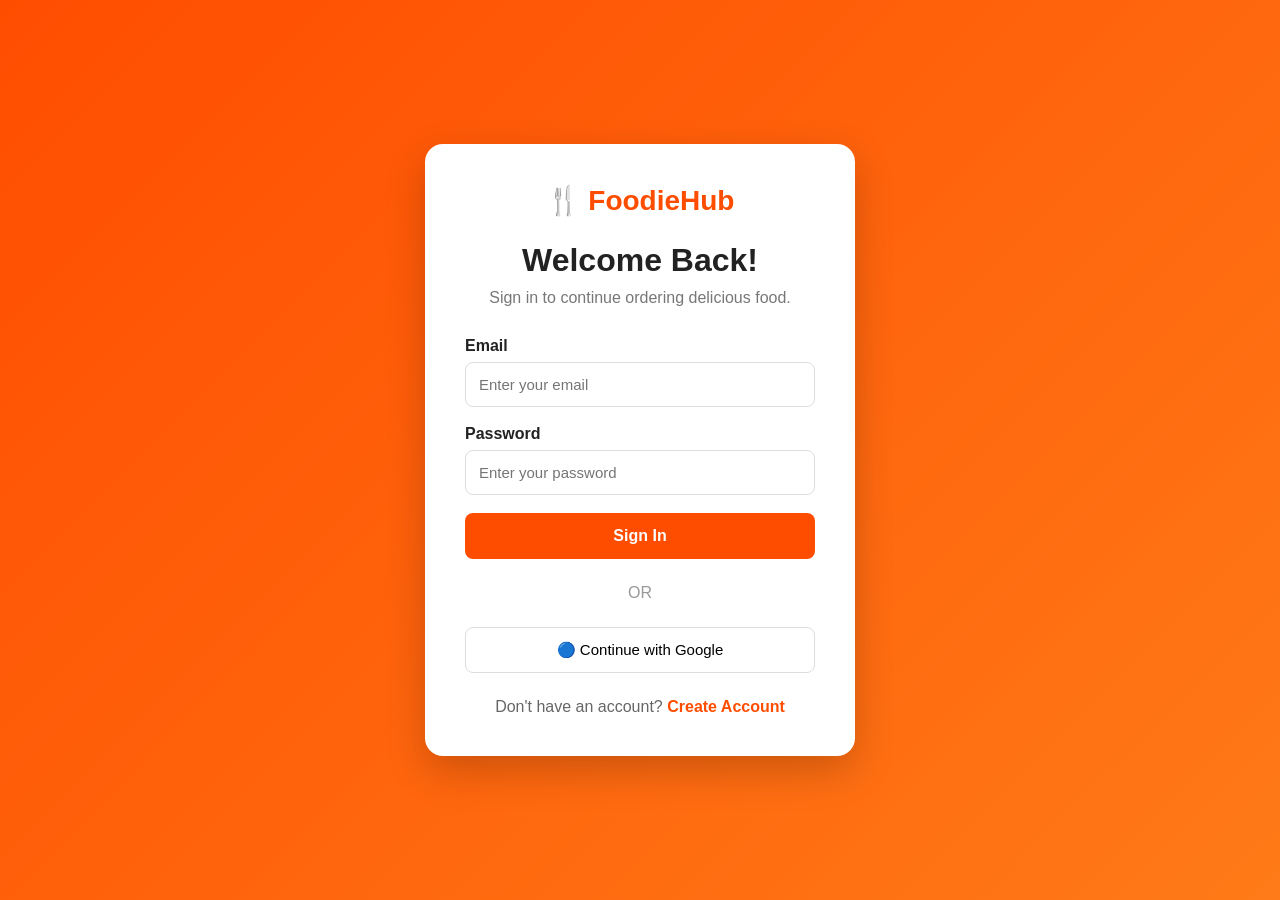
<file: index2.html>
<!DOCTYPE html>
<html lang="en">
<head>
    <meta charset="UTF-8">
    <meta name="viewport" content="width=device-width, initial-scale=1.0">

    <title>FoodieHub - Sign In</title>

    <link rel="stylesheet" href="style.css">
</head>

<body class="auth-page">

    <div class="auth-container">

        <div class="auth-logo">
            🍴 FoodieHub
        </div>

        <h1>Welcome Back!</h1>

        <p class="auth-subtitle">
            Sign in to continue ordering delicious food.
        </p>

        <form id="loginForm">

            <label>Email</label>

            <input
                type="email"
                id="loginEmail"
                placeholder="Enter your email"
                required
            >

            <label>Password</label>

            <input
                type="password"
                id="loginPassword"
                placeholder="Enter your password"
                required
            >

            <button type="submit" class="auth-btn">
                Sign In
            </button>

        </form>

        <p id="loginMessage" class="auth-message"></p>

        <div class="divider">
            OR
        </div>

        <button
            class="google-btn"
            onclick="demoGoogleLogin()"
        >
            🔵 Continue with Google
        </button>

        <p class="switch-auth">
            Don't have an account?
            <a href="signup.html">Create Account</a>
        </p>

    </div>

    <script src="script.js"></script>

</body>
</html>
</file>
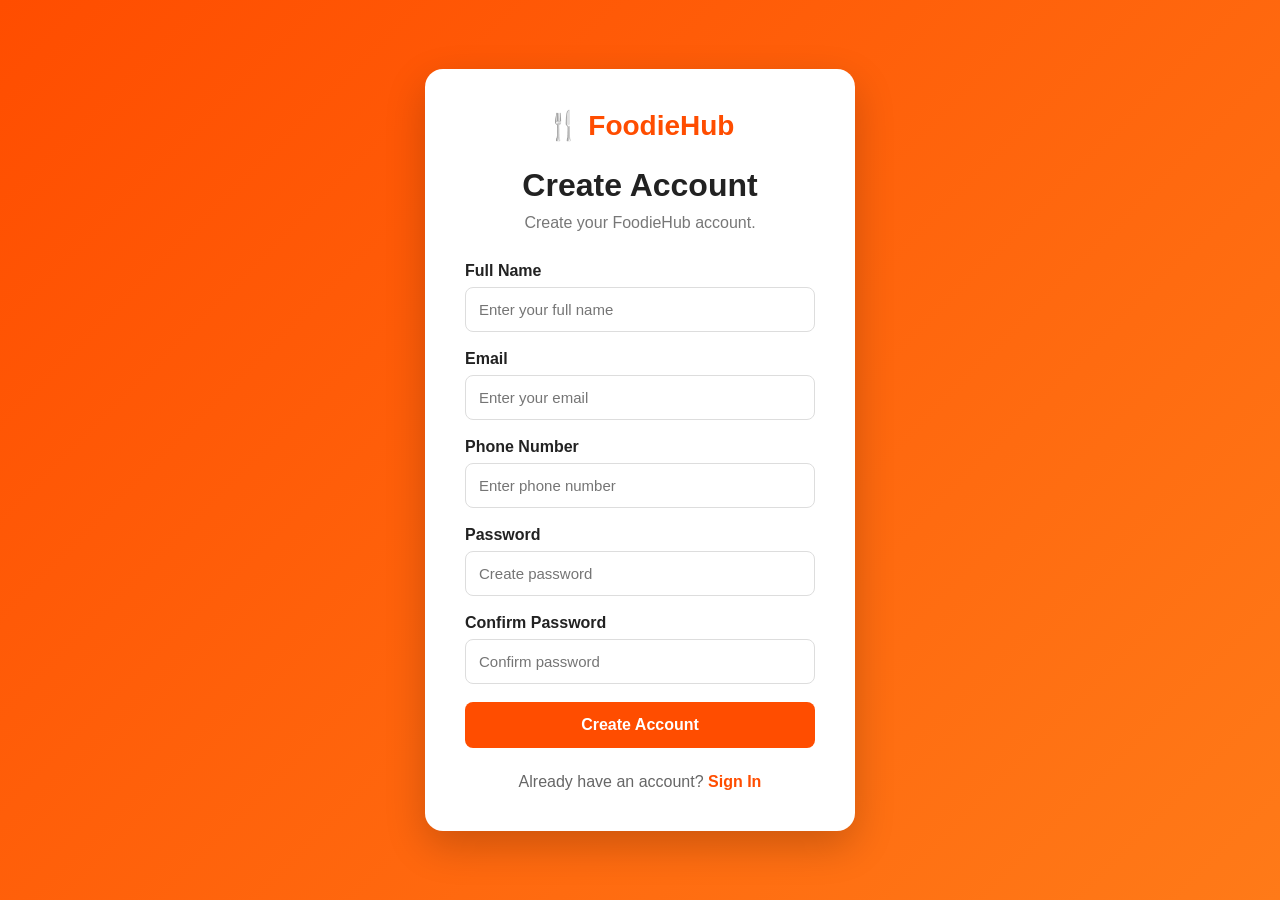
<file: index3.html>
<!DOCTYPE html>
<html lang="en">

<head>

    <meta charset="UTF-8">

    <meta
        name="viewport"
        content="width=device-width, initial-scale=1.0"
    >

    <title>FoodieHub - Sign Up</title>

    <link rel="stylesheet" href="style.css">

</head>

<body class="auth-page">

    <div class="auth-container">

        <div class="auth-logo">
            🍴 FoodieHub
        </div>

        <h1>Create Account</h1>

        <p class="auth-subtitle">
            Create your FoodieHub account.
        </p>

        <form id="signupForm">

            <label>Full Name</label>

            <input
                type="text"
                id="signupName"
                placeholder="Enter your full name"
                required
            >

            <label>Email</label>

            <input
                type="email"
                id="signupEmail"
                placeholder="Enter your email"
                required
            >

            <label>Phone Number</label>

            <input
                type="tel"
                id="signupPhone"
                placeholder="Enter phone number"
                required
            >

            <label>Password</label>

            <input
                type="password"
                id="signupPassword"
                placeholder="Create password"
                required
            >

            <label>Confirm Password</label>

            <input
                type="password"
                id="confirmPassword"
                placeholder="Confirm password"
                required
            >

            <button type="submit" class="auth-btn">
                Create Account
            </button>

        </form>

        <p id="signupMessage" class="auth-message"></p>

        <p class="switch-auth">

            Already have an account?

            <a href="login.html">
                Sign In
            </a>

        </p>

    </div>

    <script src="script.js"></script>

</body>
</html>
</file>
<file: style.css>
/* ================= AUTH PAGE ================= */

.auth-page {
    min-height: 100vh;

    display: flex;
    justify-content: center;
    align-items: center;

    background:
        linear-gradient(
            135deg,
            #ff4d00,
            #ff7a18
        );

    padding: 20px;
}


.auth-container {

    width: 100%;
    max-width: 430px;

    background: white;

    padding: 40px;

    border-radius: 18px;

    box-shadow:
        0 15px 40px
        rgba(0, 0, 0, 0.2);

}


.auth-logo {

    text-align: center;

    font-size: 28px;

    font-weight: bold;

    color: #ff4d00;

    margin-bottom: 25px;

}


.auth-container h1 {

    text-align: center;

    margin-bottom: 10px;

}


.auth-subtitle {

    text-align: center;

    color: #777;

    margin-bottom: 30px;

}


.auth-container label {

    display: block;

    font-weight: bold;

    margin-bottom: 7px;

}


.auth-container input {

    width: 100%;

    padding: 13px;

    margin-bottom: 18px;

    border: 1px solid #ddd;

    border-radius: 8px;

    font-size: 15px;

    outline: none;

}


.auth-container input:focus {

    border-color: #ff4d00;

}


.auth-btn {

    width: 100%;

    padding: 14px;

    border: none;

    border-radius: 8px;

    background: #ff4d00;

    color: white;

    font-size: 16px;

    font-weight: bold;

    cursor: pointer;

}


.auth-btn:hover {

    background: #d83f00;

}


.auth-message {

    text-align: center;

    margin-top: 15px;

    font-size: 14px;

}


.divider {

    display: flex;

    align-items: center;

    justify-content: center;

    margin: 25px 0;

    color: #999;

}


.google-btn {

    width: 100%;

    padding: 13px;

    border: 1px solid #ddd;

    background: white;

    border-radius: 8px;

    cursor: pointer;

    font-size: 15px;

}


.google-btn:hover {

    background: #f5f5f5;

}


.switch-auth {

    text-align: center;

    margin-top: 25px;

    color: #666;

}


.switch-auth a {

    color: #ff4d00;

    font-weight: bold;

    text-decoration: none;

}


@media(max-width:500px) {

    .auth-container {

        padding: 25px;

    }

}

* {
    margin: 0;
    padding: 0;
    box-sizing: border-box;
    font-family: Arial, sans-serif;
}

html {
    scroll-behavior: smooth;
}

body {
    background: #f7f7f7;
    color: #222;
}


/* ================= NAVBAR ================= */

.navbar {
    height: 70px;
    background: white;
    display: flex;
    align-items: center;
    justify-content: space-between;
    padding: 0 6%;
    box-shadow: 0 2px 10px rgba(0,0,0,.1);
    position: sticky;
    top: 0;
    z-index: 100;
}

.logo {
    font-size: 25px;
    font-weight: bold;
}

.navbar nav {
    display: flex;
    gap: 25px;
}

.navbar nav a {
    text-decoration: none;
    color: #333;
    font-weight: 500;
}

.navbar nav a:hover {
    color: #ff4d00;
}

.cart-btn {
    border: none;
    background: #ff4d00;
    color: white;
    padding: 11px 18px;
    border-radius: 8px;
    cursor: pointer;
    font-weight: bold;
}

#cartCount {
    background: white;
    color: #ff4d00;
    padding: 2px 6px;
    border-radius: 50%;
}


/* ================= HERO ================= */

.hero {
    min-height: 500px;

    background:
        linear-gradient(
            rgba(0,0,0,.55),
            rgba(0,0,0,.55)
        ),
        url("https://images.unsplash.com/photo-1504674900247-0877df9cc836")
        center/cover;

    display: flex;
    align-items: center;

    padding: 60px 8%;
}

.hero-content {
    color: white;
    max-width: 600px;
}

.hero h1 {
    font-size: 55px;
    margin-bottom: 20px;
}

.hero p {
    font-size: 19px;
    margin-bottom: 30px;
    line-height: 1.6;
}

.hero button {
    padding: 14px 28px;
    border: none;
    border-radius: 7px;
    background: #ff4d00;
    color: white;
    font-size: 16px;
    cursor: pointer;
}


/* ================= RESTAURANT ================= */

.restaurant-info {
    background: white;
    margin: 30px auto;
    width: 90%;
    padding: 25px;

    display: flex;
    justify-content: space-between;

    border-radius: 12px;
    box-shadow: 0 3px 15px rgba(0,0,0,.08);
}

.restaurant-info h2 {
    margin-bottom: 10px;
}

.restaurant-time {
    text-align: right;
}


/* ================= MENU ================= */

.menu-section {
    width: 90%;
    margin: auto;
    padding: 40px 0;
}

.menu-section h2 {
    text-align: center;
    font-size: 35px;
    margin-bottom: 25px;
}

.search-box {
    text-align: center;
    margin-bottom: 25px;
}

.search-box input {
    width: 70%;
    max-width: 600px;
    padding: 14px;
    border: 1px solid #ddd;
    border-radius: 8px;
    font-size: 16px;
}


.categories {
    display: flex;
    justify-content: center;
    gap: 10px;
    flex-wrap: wrap;
    margin-bottom: 35px;
}

.categories button {
    padding: 10px 18px;
    border: none;
    border-radius: 20px;
    background: white;
    cursor: pointer;
    box-shadow: 0 2px 8px rgba(0,0,0,.1);
}

.categories button:hover {
    background: #ff4d00;
    color: white;
}


/* ================= FOOD CARDS ================= */

.food-container {
    display: grid;
    grid-template-columns:
        repeat(auto-fit, minmax(240px, 1fr));

    gap: 25px;
}

.food-card {
    background: white;
    border-radius: 12px;
    overflow: hidden;
    box-shadow: 0 3px 15px rgba(0,0,0,.08);
    transition: .3s;
}

.food-card:hover {
    transform: translateY(-5px);
}

.food-card img {
    width: 100%;
    height: 190px;
    object-fit: cover;
}

.food-content {
    padding: 18px;
}

.food-content h3 {
    margin-bottom: 8px;
}

.food-description {
    color: #777;
    font-size: 14px;
    min-height: 40px;
}

.food-bottom {
    display: flex;
    justify-content: space-between;
    align-items: center;
    margin-top: 15px;
}

.price {
    color: #ff4d00;
    font-size: 20px;
    font-weight: bold;
}

.add-btn {
    border: none;
    background: #ff4d00;
    color: white;
    padding: 9px 15px;
    border-radius: 6px;
    cursor: pointer;
}


/* ================= CART ================= */

.cart-panel {
    position: fixed;
    top: 0;
    right: -420px;

    width: 400px;
    height: 100vh;

    background: white;
    z-index: 500;

    padding: 25px;

    box-shadow: -4px 0 15px rgba(0,0,0,.2);

    transition: .4s;

    overflow-y: auto;
}

.cart-panel.active {
    right: 0;
}

.cart-header {
    display: flex;
    justify-content: space-between;
    margin-bottom: 25px;
}

.cart-header button {
    border: none;
    background: none;
    font-size: 22px;
    cursor: pointer;
}

.cart-item {
    display: flex;
    justify-content: space-between;
    align-items: center;

    padding: 15px 0;

    border-bottom: 1px solid #ddd;
}

.cart-item-info {
    max-width: 180px;
}

.quantity {
    display: flex;
    align-items: center;
    gap: 8px;
}

.quantity button {
    width: 28px;
    height: 28px;
    border: none;
    background: #eee;
    cursor: pointer;
    border-radius: 5px;
}

.cart-summary {
    margin-top: 25px;
}

.cart-summary p,
.cart-summary h3 {
    display: flex;
    justify-content: space-between;
    margin: 12px 0;
}

.checkout-btn {
    width: 100%;
    padding: 14px;
    border: none;
    background: #ff4d00;
    color: white;
    border-radius: 7px;
    font-size: 16px;
    cursor: pointer;
}


/* ================= CHECKOUT ================= */

.checkout {
    background: #eeeeee;
    padding: 60px 6%;
}

.checkout > h2 {
    text-align: center;
    font-size: 35px;
    margin-bottom: 35px;
}

.checkout-container {
    max-width: 1100px;
    margin: auto;

    display: grid;
    grid-template-columns: 1fr 1fr;

    gap: 30px;
}

.checkout-card {
    background: white;
    padding: 30px;
    border-radius: 12px;

    box-shadow: 0 3px 15px rgba(0,0,0,.08);
}

.checkout-card h3 {
    margin-bottom: 20px;
}

.checkout-card input,
.checkout-card textarea,
.checkout-card select {
    width: 100%;
    padding: 13px;

    border: 1px solid #ddd;
    border-radius: 7px;

    margin-bottom: 15px;

    font-size: 15px;
}

.checkout-card textarea {
    height: 100px;
    resize: none;
}


/* ================= PAYMENT ================= */

.payment-option {
    display: block;

    padding: 15px;

    margin-bottom: 10px;

    border: 1px solid #ddd;
    border-radius: 8px;

    cursor: pointer;
}

.payment-option:hover {
    border-color: #ff4d00;
}

.payment-box {
    background: #f8f8f8;
    padding: 15px;
    border-radius: 8px;
    margin-bottom: 15px;
}

.payment-box input {
    margin-bottom: 5px;
}

.card-row {
    display: flex;
    gap: 10px;
}

.card-row input {
    width: 50%;
}

.place-order {
    width: 100%;

    padding: 15px;

    border: none;
    border-radius: 7px;

    background: #ff4d00;
    color: white;

    font-size: 17px;
    font-weight: bold;

    cursor: pointer;
}

.place-order:hover,
.checkout-btn:hover,
.add-btn:hover {
    background: #d83f00;
}

.hidden {
    display: none;
}


/* ================= SUCCESS ================= */

.success-modal {
    position: fixed;

    inset: 0;

    background: rgba(0,0,0,.65);

    display: none;

    align-items: center;
    justify-content: center;

    z-index: 1000;
}

.success-modal.active {
    display: flex;
}

.success-box {
    background: white;
    padding: 40px;

    border-radius: 15px;

    text-align: center;

    width: 90%;
    max-width: 450px;
}

.success-icon {
    width: 70px;
    height: 70px;

    background: #28a745;
    color: white;

    border-radius: 50%;

    display: flex;
    align-items: center;
    justify-content: center;

    margin: auto auto 20px;

    font-size: 40px;
}

.success-box button {
    margin-top: 20px;

    border: none;

    background: #ff4d00;
    color: white;

    padding: 12px 25px;

    border-radius: 7px;

    cursor: pointer;
}


/* ================= FOOTER ================= */

footer {
    background: #181818;
    color: white;

    text-align: center;

    padding: 40px;
}

footer p {
    margin-top: 10px;
    color: #bbb;
}


/* ================= MOBILE ================= */

@media(max-width: 768px) {

    .navbar {
        padding: 0 15px;
    }

    .navbar nav {
        display: none;
    }

    .hero h1 {
        font-size: 40px;
    }

    .restaurant-info {
        flex-direction: column;
        gap: 20px;
    }

    .restaurant-time {
        text-align: left;
    }

    .checkout-container {
        grid-template-columns: 1fr;
    }

    .cart-panel {
        width: 100%;
        right: -100%;
    }

    .search-box input {
        width: 100%;
    }
}
</file>
